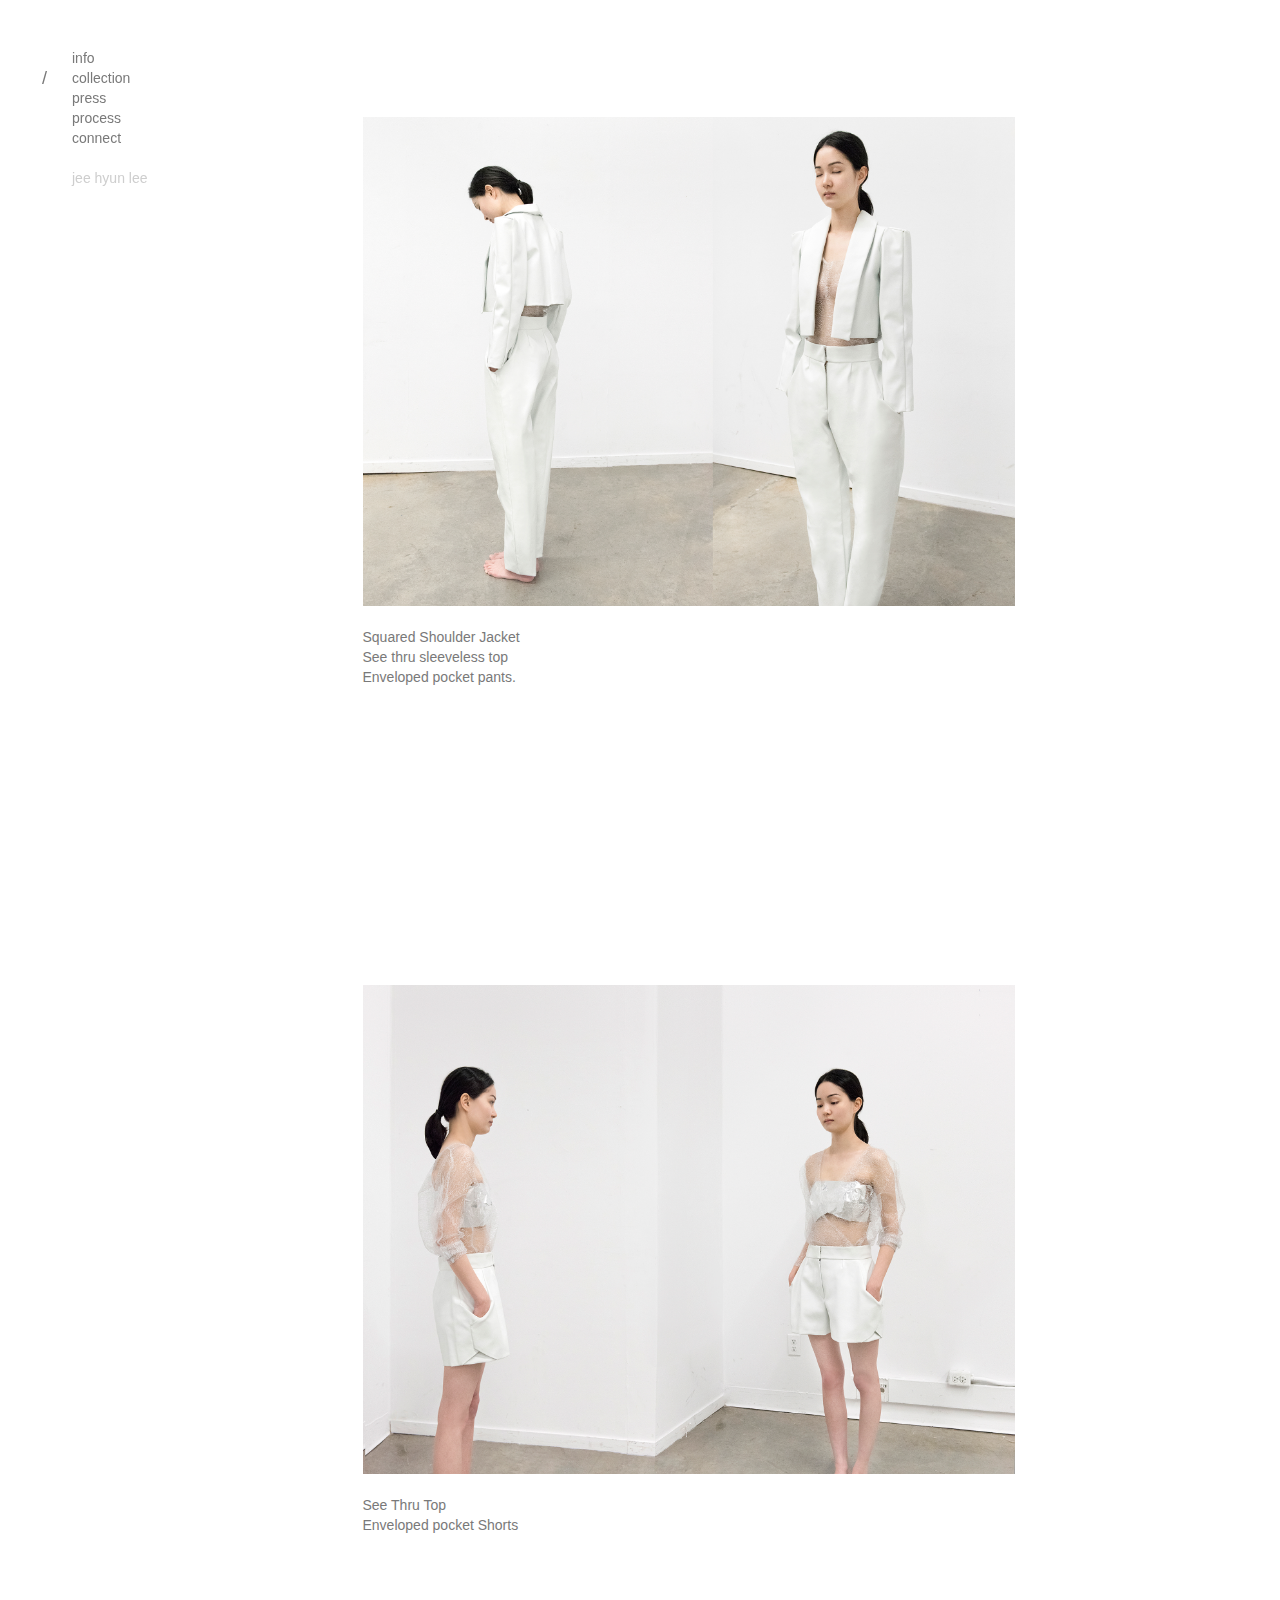
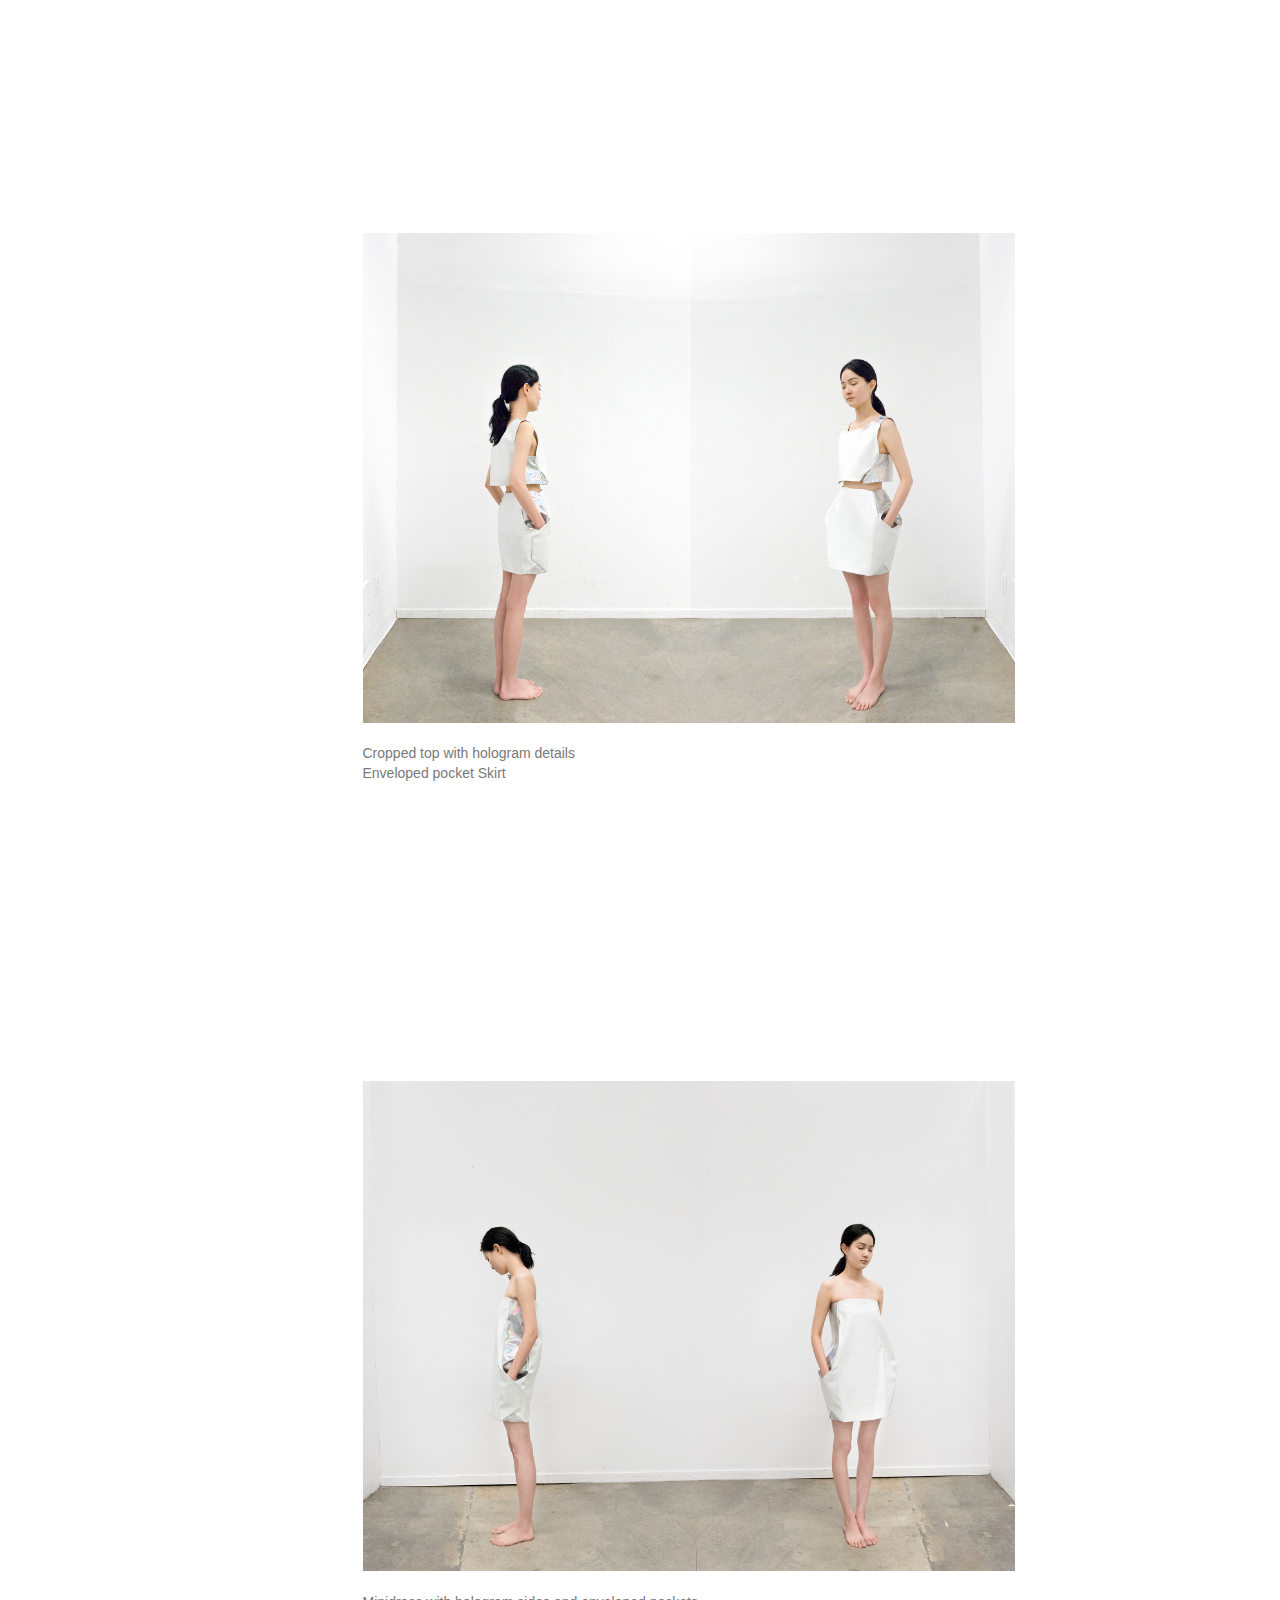
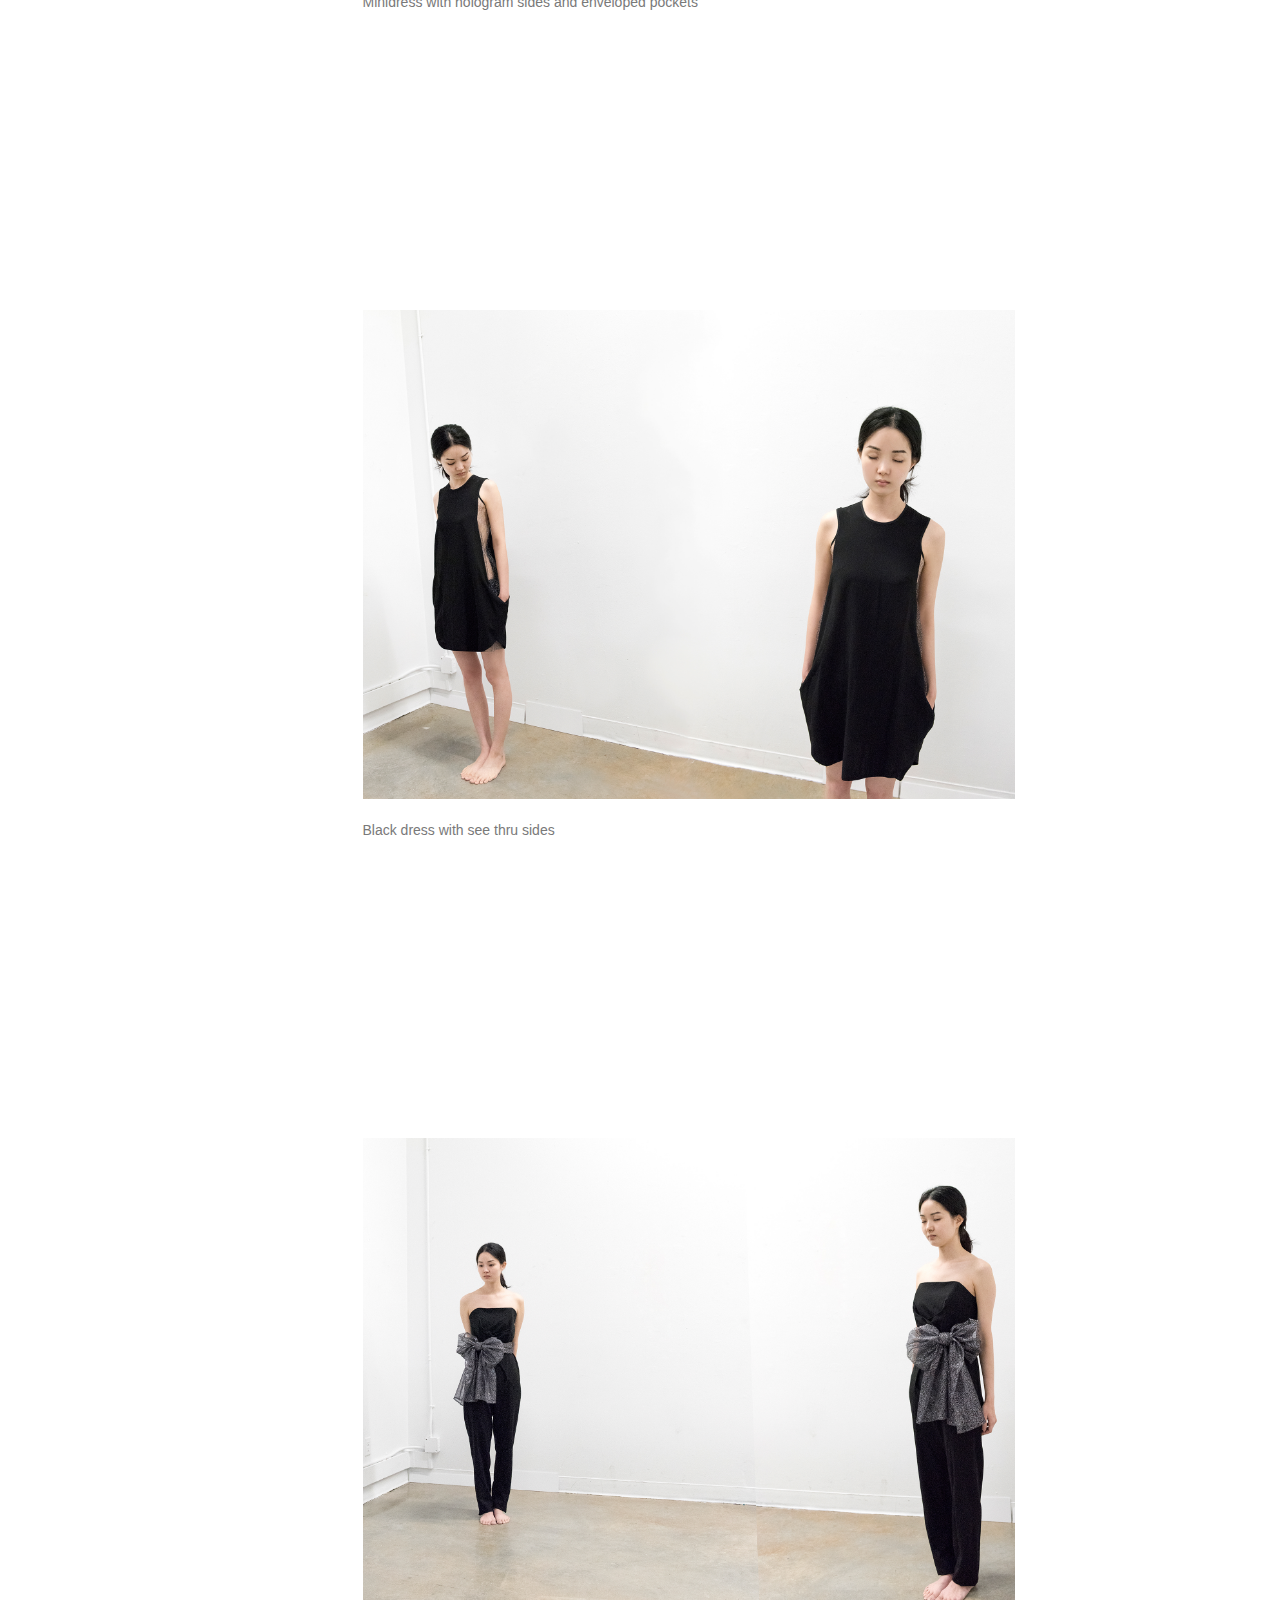
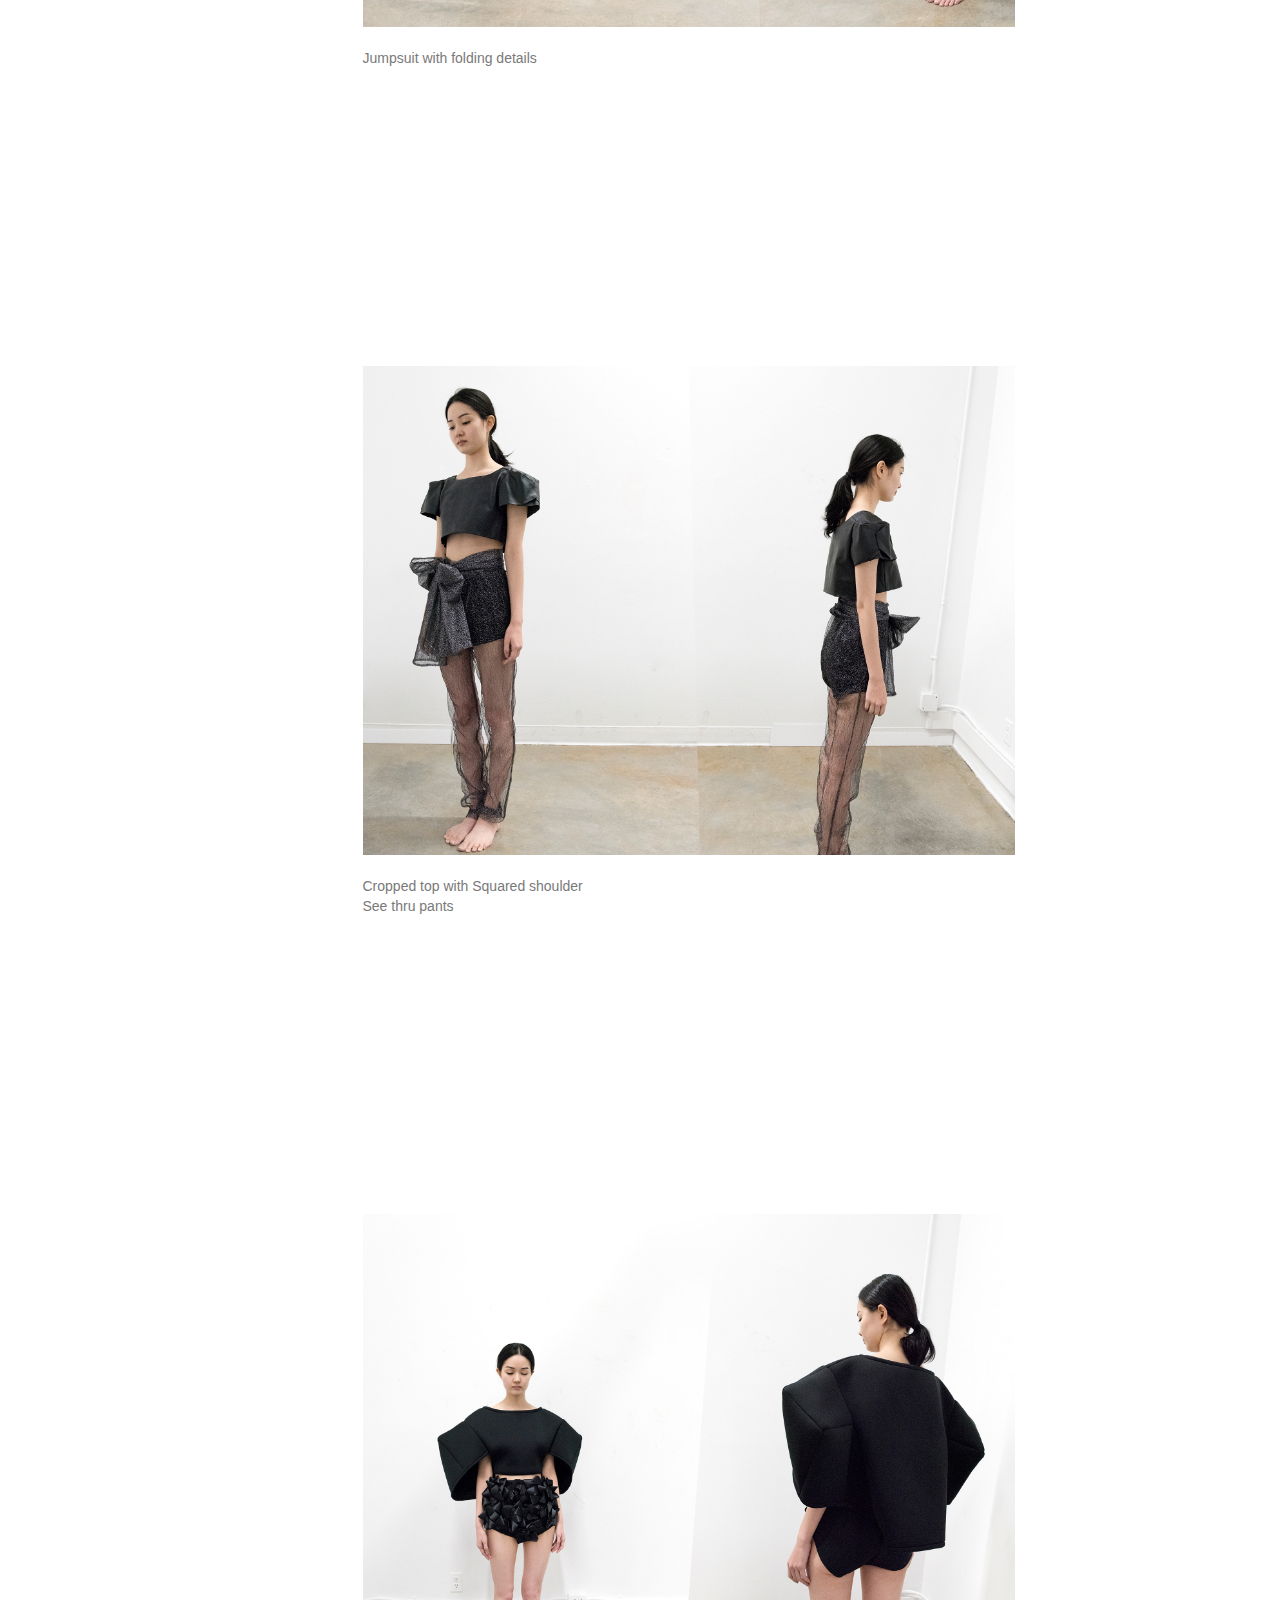
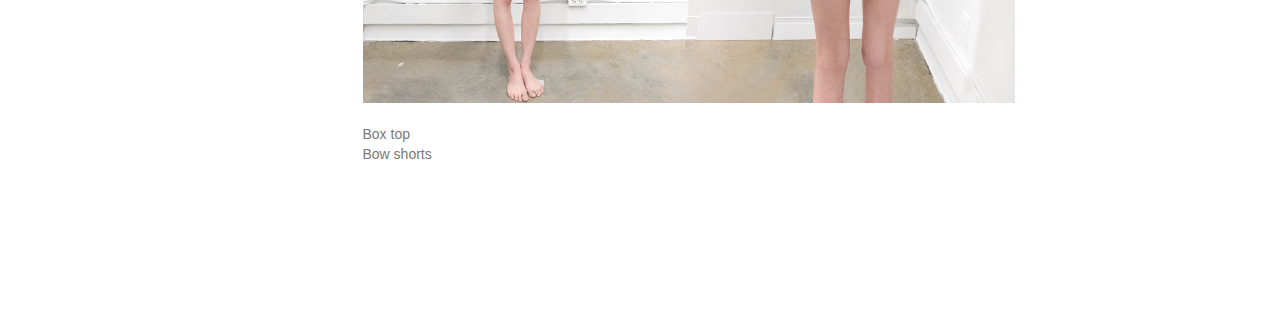
<file: collection-ss.html>
<!DOCTYPE html>
<html>
  <head>
    <title>Jee Hyun Lee</title>
    <meta name="viewport" content="width=device-width, initial-scale=1.0">
    <link href="css/bootstrap.css" rel="stylesheet">
    <link href="css/my-styles.css" rel="stylesheet" media="screen">
  </head>

  <body>

  <!-- NAVIGATION -->

    <ul class="menu">
      <li><a class="menu-item" href="info.html">info</a></li>
      
      <li>
          <p class="active-slash">/</p>   <a class="menu-item" href="collection-ss.html">collection</a>
        <ul class="drop-down">
          <li><a class="menu-item" href="collection-ss.html">S/S 2015</a></li>
          <li><a class="menu-item" href="collection-fw.html">F/W 2015</a></li>
        </ul>
      </li>

      <li><a class="menu-item" href="press.html">press</a></li>
      <li><a class="menu-item" href="process.html">process</a></li>
      <li><a class="menu-item"  href="connect.html">connect</a></li>
      
      <br>

      <li><a style="color:#cecece; " class="menu-item" href="index.html">jee hyun lee</a></li>
    </ul>

     <!-- END NAVIGATION -->



     <div class="container">
      <div class="row">
        <div class="col-sm-7 col-sm-push-3">
        <div class="lookbook">
            
           
            <a href="#anchor1"><div class="lookbox"><img class="img-responsive" src="images/look1.jpg">
            <p>Squared Shoulder Jacket <br> See thru sleeveless top <br> Enveloped pocket pants.             </p></div></a>
            
            
            <a name="anchor2"><div class="lookbox"><img class="img-responsive" src="images/look2.jpg"><p> See Thru Top <br> Enveloped pocket Shorts </p> </a>
            
            <a name="anchor3"><div class ="lookbox"><img class="img-responsive" src="images/look3.jpg"><p> Cropped top with hologram details <br> Enveloped pocket Skirt </p></div></a>
            
            <a name="anchor4"><div class ="lookbox"><img class="img-responsive" src="images/look4.jpg"><p> Minidress with hologram sides and enveloped pockets </p></div></a>
                
                
                
            
            <a name="anchor5"><div class ="lookbox"><img class="img-responsive" src="images/look5.jpg">
            <p> Black dress with see thru sides </p></div></a>
            <a name="anchor6"><div class ="lookbox"><img class="img-responsive" src="images/look6.jpg">
            <p> Jumpsuit with folding details </p></div></a>
            <a name="anchor7"><div class ="lookbox"><img class="img-responsive" src="images/look7.jpg">
            <p> Cropped top with Squared shoulder <br> See thru pants </p></div></a>
            
                <a name="anchor8"><div class ="lookbox"><img class="img-responsive" src="images/look8.jpg">
            <p> Box top <br> Bow shorts </p></div></a>

          </div>
        </div>
      </div>

    </div>  


    <footer>
      
    </footer>
  
    
  </body>
</html>
</file>
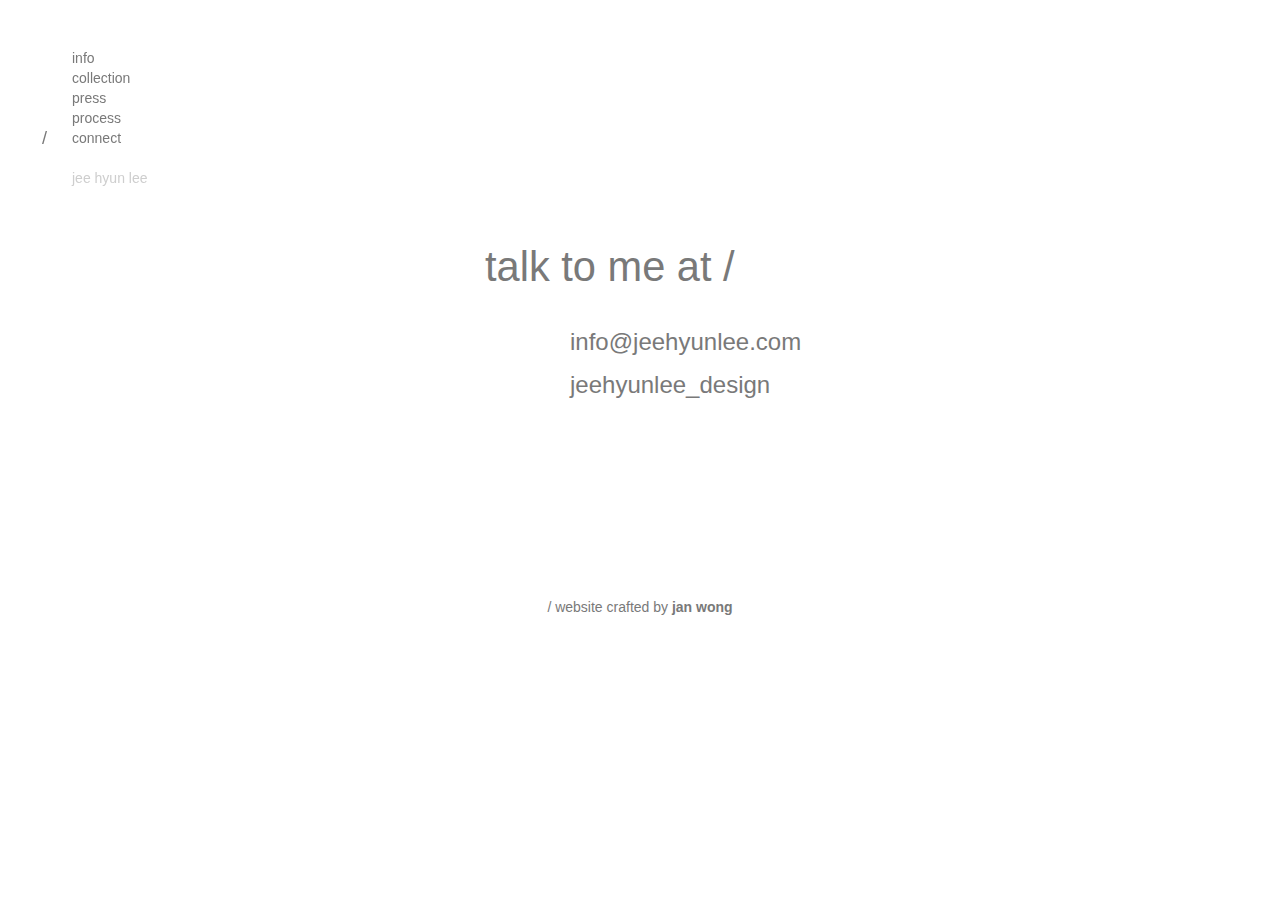
<file: connect.html>
<!DOCTYPE html>
<html>
  <head>
    <title>Jee Hyun Lee</title>
    <meta name="viewport" content="width=device-width, initial-scale=1.0">
    <link href="css/bootstrap.css" rel="stylesheet">
    <link href="css/my-styles.css" rel="stylesheet" media="screen">
  </head>

  <body>

  <!-- NAVIGATION -->

    <ul class="menu">
      <li><a class="menu-item" href="info.html">info</a></li>
      
      <li>
        <a class="menu-item" href="collection-ss.html">collection</a>
        <ul class="drop-down">
          <li><a class="menu-item" href="collection-ss.html">S/S 2015</a></li>
          <li><a class="menu-item" href="collection-fw.html">F/W 2015</a></li>
        </ul>
      </li>

      <li><a class="menu-item" href="press.html">press</a></li>
      <li><a class="menu-item" href="process.html">process</a></li>
      <li>  <p class="active-slash">/</p>   <a class="menu-item"  href="connect.html">connect</a></li>
      
      <br>

      <li><a style="color:#cecece;" class="menu-item" href="index.html">jee hyun lee</a></li>
    </ul>

     <!-- END NAVIGATION -->


 <div class="container">
    
      <!-- Jumbotron -->
      <div class="jumbotron">
        <div class="container">



          <div class="row">
            <div class="col-xs-12 col-sm-8 col-md-push-4 col-sm-push-2">
              <h2>talk to me at /</h2>
            </div>
          </div>

          <div class="row">
            <div class="col-xs-4 col-sm-4 col-md-push-5 col-sm-push-4">
              <a href="mailto:info@jeehyunlee.com?Subject=Hello%20JeeHyun" target="_top">info@jeehyunlee.com</a>
              <a href="http://instagram.com/jeehyunlee_design/">jeehyunlee_design</a>
            </div>
          </div>
          

        </div>
      </div>

    </div>

  <footer>
      <p style="padding-top:7rem;">/ website crafted by <a href="http://www.janwng.com"><strong>jan wong</strong></a></p>
    </footer>

  
  
    
  </body>
</html>
</file>
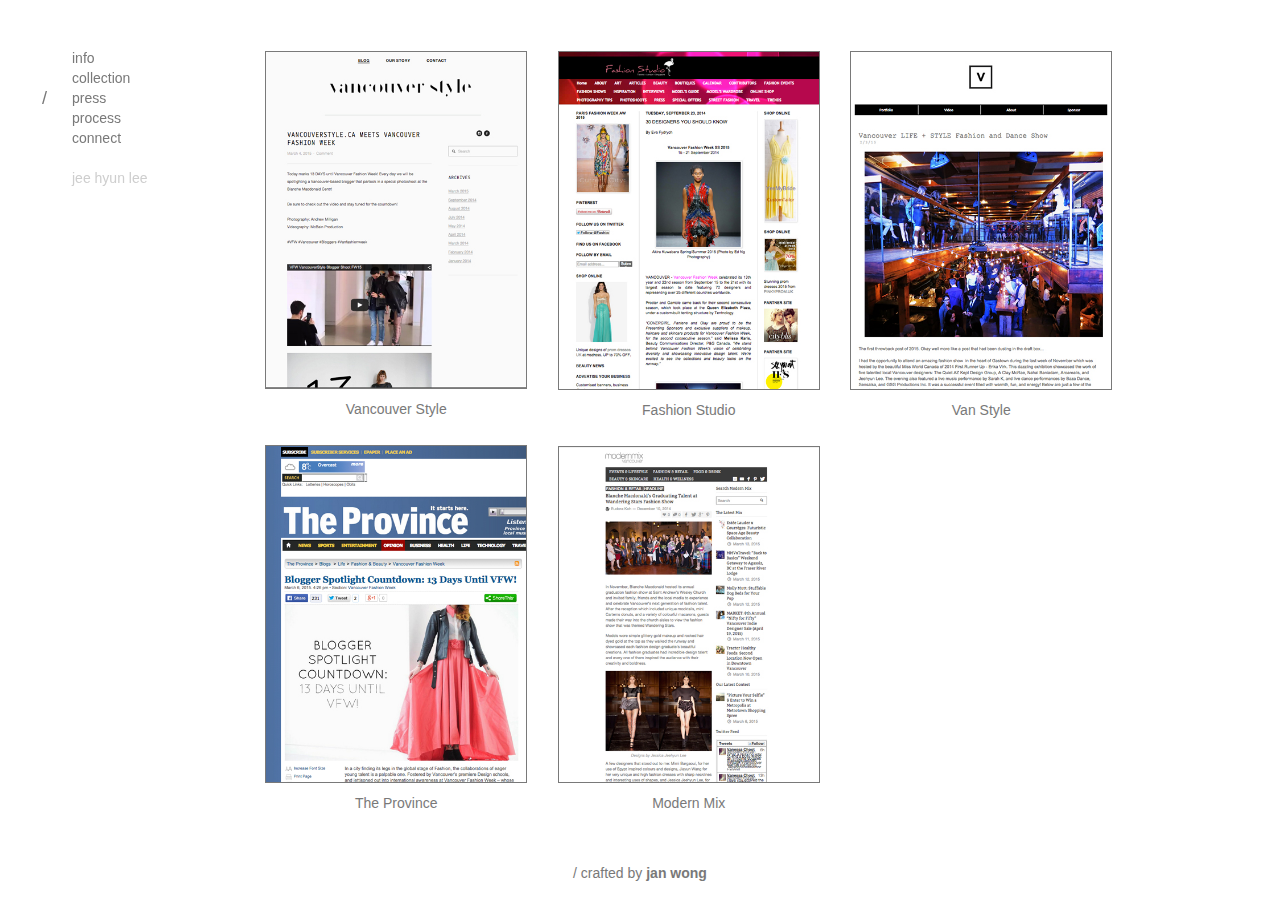
<file: press.html>
<!DOCTYPE html>
<html>
  <head>
    <title>Jee Hyun Lee</title>
    <meta name="viewport" content="width=device-width, initial-scale=1.0">
    <link href="css/bootstrap.css" rel="stylesheet">
    <link href="css/my-styles.css" rel="stylesheet" media="screen">

    <script src="http://ajax.googleapis.com/ajax/libs/jquery/1.11.1/jquery.min.js"></script>

  </head>

  <body>

  <!-- NAVIGATION -->

    <ul class="menu">
      <li><a class="menu-item" href="info.html">info</a></li>
      
      <li>
        <a class="menu-item" href="collection-ss.html">collection</a>
        <ul class="drop-down">
          <li><a class="menu-item" href="collection-ss.html">S/S 2015</a></li>
          <li><a class="menu-item" href="collection-fw.html">F/W 2015</a></li>
        </ul>
      </li>

      <li>  <p class="active-slash">/</p>   <a class="menu-item" href="press.html">press</a></li>
      <li><a class="menu-item" href="process.html">process</a></li>
      <li><a class="menu-item"  href="connect.html">connect</a></li>
      
      <br>

      <li><a style="color:#cecece;" class="menu-item" href="index.html">jee hyun lee</a></li>
    </ul>

     <!-- END NAVIGATION -->


  <div class="press-gallery">
     <div class="container">
        <div class="row">
          <div class="col-md-3 col-sm-push-2">
            <div class="press-thumbnail"><a href="http://www.vancouverstyle.ca/vancouverstyleca/2015/3/4/vancouverstyleca-meets-vancouver-fashion-week"><img src="images/vancouverstyle.jpg" class="img-responsive" alt="Press 1"></a></div>
            <p>Vancouver Style</p>
            <div class="press-thumbnail"><a href="http://blogs.theprovince.com/2015/03/06/blogger-spotlight-countdown-13-days-until-vfw/"><img src="images/theprovince.jpg" class="img-responsive" alt="Press 4"></a></div>
          <p>The Province</p>
          </div>
          

          <div class="col-md-3 col-sm-push-2">
            <div class="press-thumbnail"><a href="http://www.fashionstudiomagazine.com/2014/09/30-designers-you-should-know.html"><img src="images/fashionstudio.jpg" class="img-responsive" alt="Press 2"></a></div>
            <p> Fashion Studio </p>
            <div class="press-thumbnail"><a href="http://modernmixvancouver.com/2014/12/10/blanche-macdonald-celebrates-upcoming-design-talent-at-wandering-stars-fashion-show/"><img src="images/modernmix.jpg" class="img-responsive" alt="Press 5"></a></div>
            <p> Modern Mix </p>
          </div>

          <div class="col-md-3 col-sm-push-2">
            <div class="press-thumbnail"><a href="http://www.vanstyle.ca/2015/02/vancouver-life-style-fashion-and-dance.html"><img src="images/vanstyle.jpg" class="img-responsive" alt="Press 3"></a></div>
            <p> Van Style </p>
            
          </div>
        </div>
    </div>  
  </div>

  <footer>
      <p>/ crafted by <a href="http://www.janwng.com"><strong>jan wong</strong></a></p>
    </footer>
    
  </body>
</html>
</file>
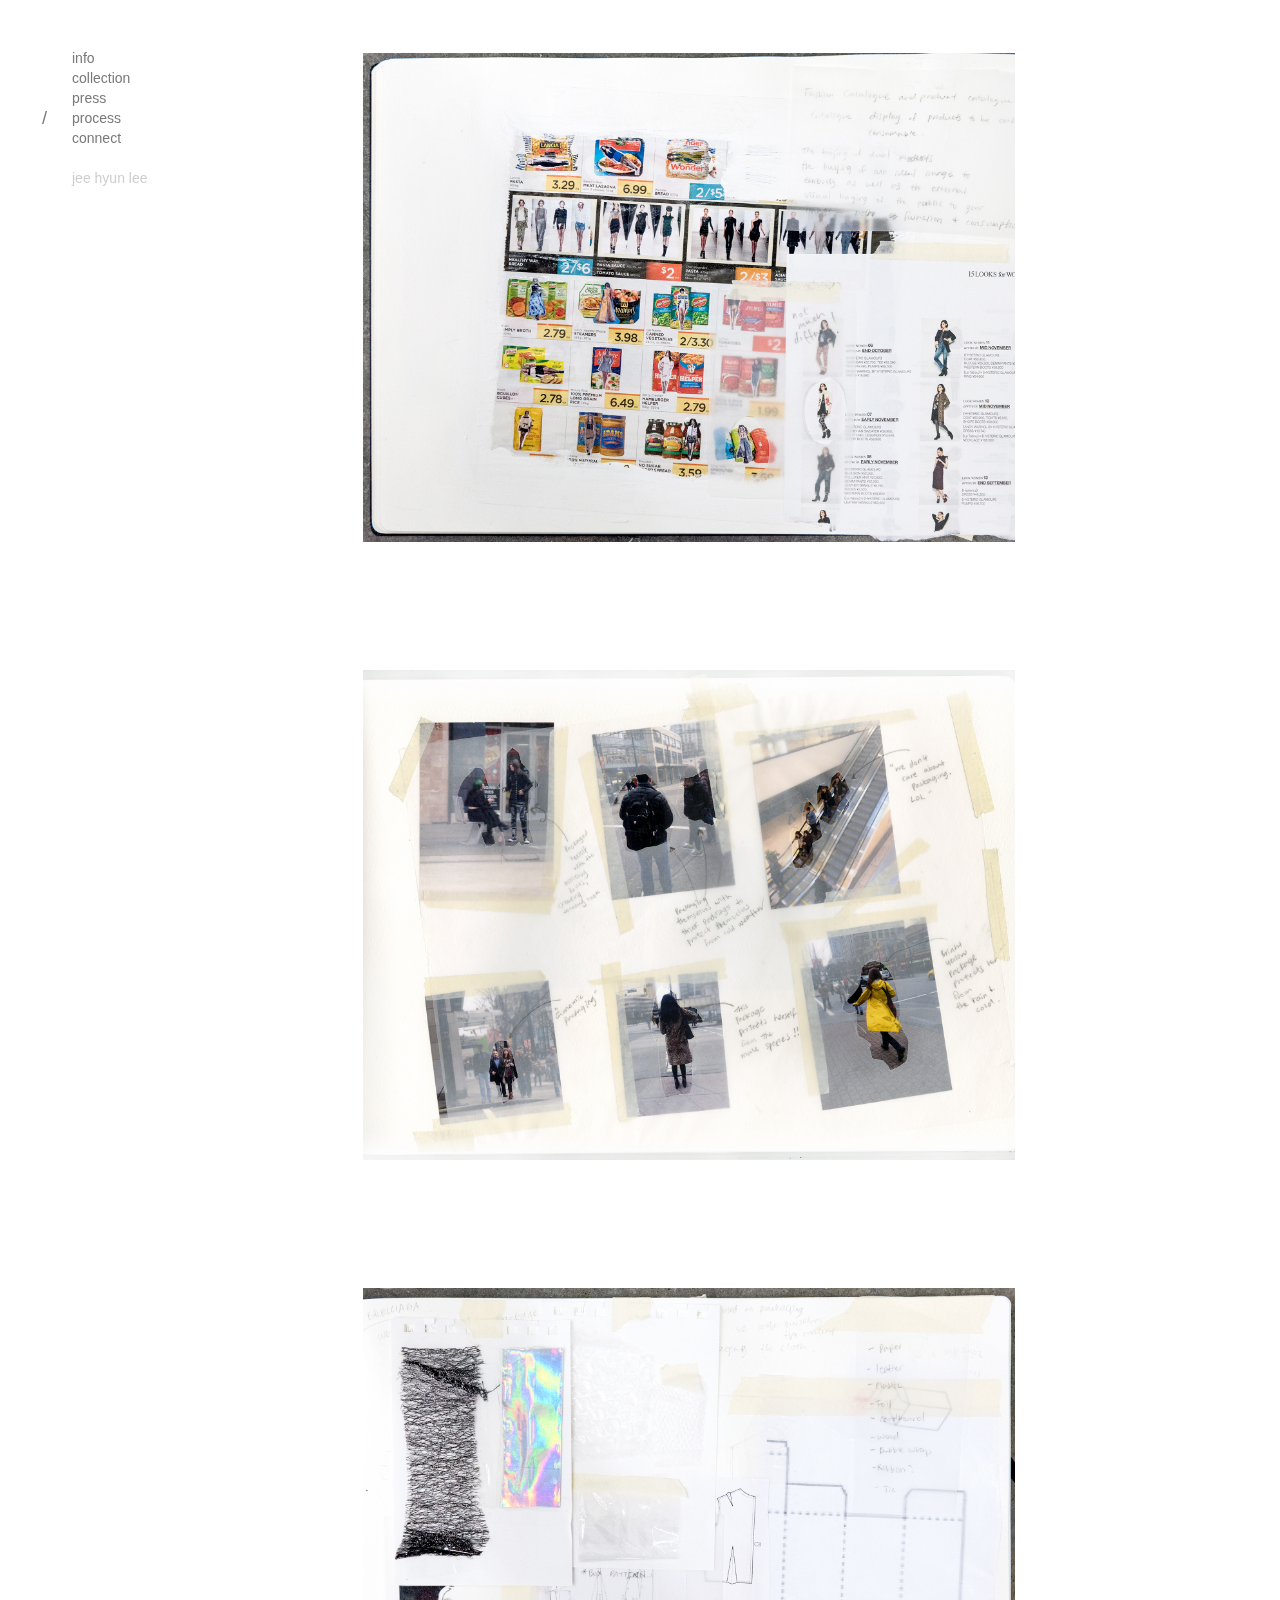
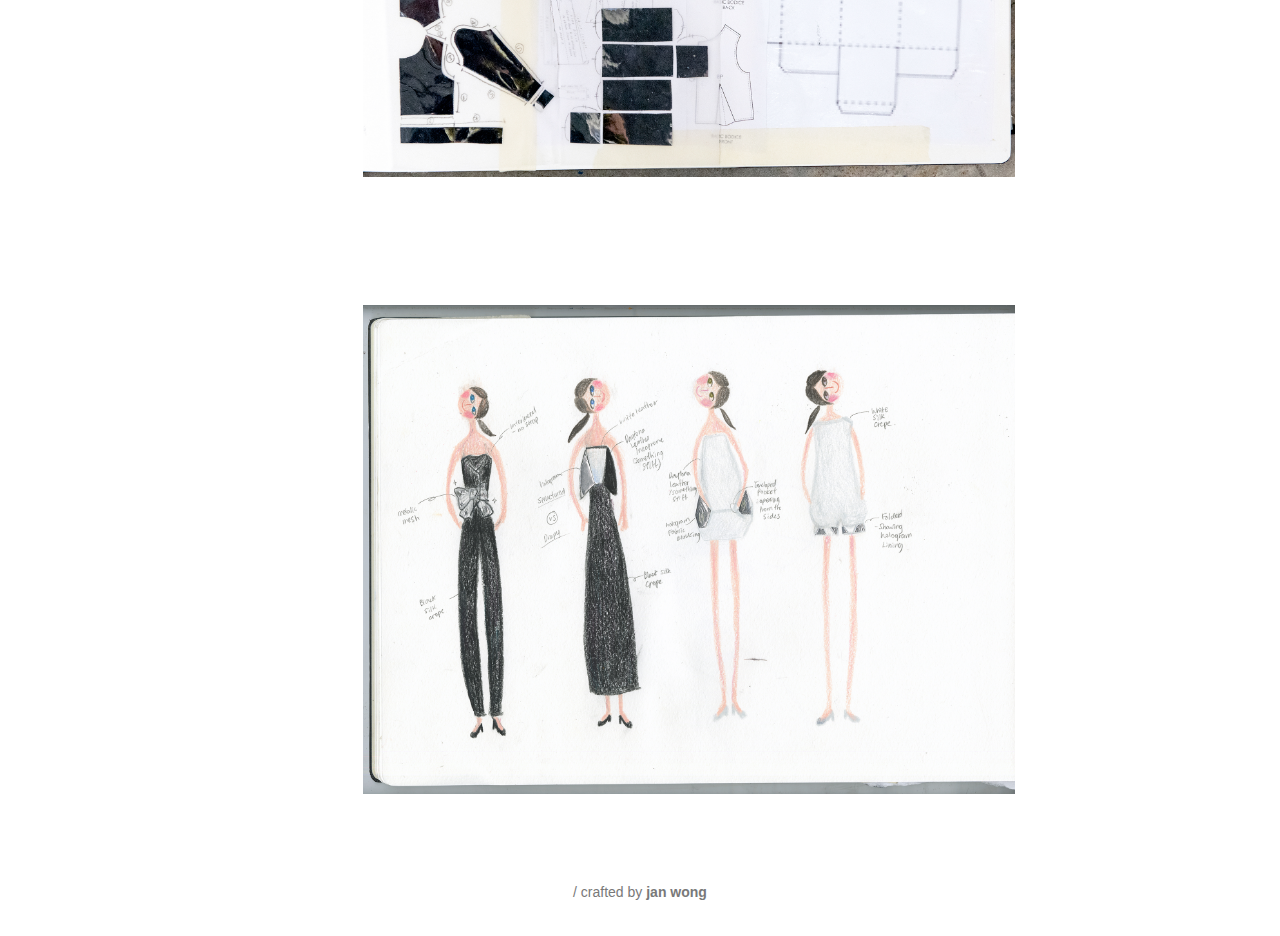
<file: process.html>
<!DOCTYPE html>
<html>
  <head>
    <title>Jee Hyun Lee</title>
    <meta name="viewport" content="width=device-width, initial-scale=1.0">
    <link href="css/bootstrap.css" rel="stylesheet">
    <link href="css/my-styles.css" rel="stylesheet" media="screen">
  </head>

  <body>

  <!-- NAVIGATION -->

    <ul class="menu">
      <li><a class="menu-item" href="info.html">info</a></li>
      
      <li>
         <a class="menu-item" href="collection-ss.html">collection</a>
        <ul class="drop-down">
          <li><a class="menu-item" href="collection-ss.html">S/S 2015</a></li>
          <li><a class="menu-item" href="collection-fw.html">F/W 2015</a></li>
        </ul>
      </li>

      <li><a class="menu-item" href="press.html">press</a></li>
      <li><p class="active-slash">/</p><a class="menu-item" href="process.html">process</a></li>
      <li><a class="menu-item"  href="connect.html">connect</a></li>

      <br>

      <li><a style="color:#cecece;" class="menu-item" href="index.html">jee hyun lee</a></li>
    </ul>

     <!-- END NAVIGATION -->



     <div class="container">
      <div class="row">
        <div class="col-sm-7 col-sm-push-3">
        <div class="lookbook">
            <img class="img-responsive" src="images/1.jpg">

            <img class="img-responsive" src="images/2.jpg">
            <img class="img-responsive" src="images/3.jpg">
            <img class="img-responsive" src="images/4.jpg">
           
          </div>
        </div>
      </div>

    </div>  


    <footer>
      <p>/ crafted by <a href="http://www.janwng.com"><strong>jan wong</strong></a></p>
    </footer>
  
    
  </body>
</html>
</file>
<file: css/my-styles.css>
/*---------------------- LAYOUT ----------------------*/

html {
	font-size:16px;
	
}

body {
	background-color:#fff; 
	font-family: 'Helvetica Neue', Helvetica, Arial, sans-serif;
	color:#797979;


}

html, body { 
	overflow-x: hidden; /*gets rid of awkward gap on side of page*/
}


/*---------------------- NAVBAR ----------------------*/

.menu {
	color:#797979;
	list-style-type: none; 
	font-weight:500;
	line-height:20px;
	position:absolute;
	left:2rem;
	top:3rem;
    position:fixed;
}

.menu > li > a:hover,
.menu > li > a:focus {
	text-decoration:none;
	color:#AFAFAF;
}

.active-slash {
	display:inline-block;
	margin-left:-30px;
	position:absolute;
	font-size:1.3em;
}

#big-slash {
    float:left;
    font-size:7.7rem;
    color:#fff;
    margin-left:-55px;
    margin-top:40px;
    font-weight:300;
}

.menu ul {
        position: absolute;
        visibility: hidden;
        top: 27px;
    }
 
 .menu li:hover ul {
        visibility: visible;
    }

.drop-down {
    list-style-type: none; 
    font-weight:400;
    line-height:20px;
    left:6rem;
    margin-top:-0.4rem;
    width:200px;
    font-size:0.7rem;

}


.designer-name {
    font-style: italic;
    color:#cecece;

}






/*---------------------- FOOTER ----------------------*/
footer p {
    text-align:center;
    padding:1.5rem;
}


/*---------------------- HOME PAGE ----------------------*/

     #hotspot1 {
        width: 4.7%;
        height: 78%;
        position: absolute;
        top: 22%;
        left: 6%;
        background:lime;
        opacity:0;
    }

    #hotspot2 {
        width: 4.7%;
        height: 70%;
        position: absolute;
        top: 20%;
        left: 19%;
        background:lime;
        opacity:0;
    }
   #hotspot3{
        width: 4.7%;
        height: 65%;
        position: absolute;
        top: 23%;
        left: 30%;
        background:yellow;
        opacity:0;
    }

    #hotspot4{
        width: 4%;
        height: 58%;
        position: absolute;
        top: 24%;
        left: 37%;
        background:yellow;
        opacity:0;
    }

    #hotspot5{
        width: 4%;
        height: 54%;
        position: absolute;
        top: 25%;
        left: 44%;
        background:purple;
        opacity:0;
    }

    #hotspot6 {
        width: 3.2%;
        height: 45%;
        position: absolute;
        top: 28.5%;
        left: 51.3%;
        background:orange;
        opacity:0;
    }
    #hotspot7 {
        width: 3%;
        height: 45%;
        position: absolute;
        top: 28.5%;
        left: 57%;
        background:blue;
        opacity:0;
    }
    #hotspot8 {
        width: 2.4%;
        height: 40%;
        position: absolute;
        top: 28.5%;
        left: 62.4%;
        background:red;
        opacity:0;
    }
    
    .hover1 {
        background: url(../images/home-single-1.jpg) center center fixed no-repeat;
        -moz-background-size: cover;
        background-size: cover;
    }

    .hover2 {
        background: url(../images/home-single-2.jpg) center center fixed no-repeat;
        -moz-background-size: cover;
        background-size: cover;
    }

    .hover3 {
        background: url(../images/home-single-3.jpg) center center fixed no-repeat;
        -moz-background-size: cover;
        background-size: cover;
    }

    .hover4 {
        background: url(../images/home-single-4.jpg) center center fixed no-repeat;
        -moz-background-size: cover;
        background-size: cover;
    }

    .hover5 {
        background: url(../images/home-single-5.jpg) center center fixed no-repeat;
        -moz-background-size: cover;
        background-size: cover;
    }

    .hover6 {
        background: url(../images/home-single-6.jpg) center center fixed no-repeat;
        -moz-background-size: cover;
        background-size: cover;
    }

    .hover7 {
        background: url(../images/home-single-7.jpg) center center fixed no-repeat;
        -moz-background-size: cover;
        background-size: cover;
    }

    .hover8 {
        background: url(../images/home-single-8.jpg) center center fixed no-repeat;
        -moz-background-size: cover;
        background-size: cover;
    }
/*---------------------- TYPOGRAPHY ----------------------*/

a, a:visited {
	color:#797979;
}

a:hover {
	color:#AFAFAF;
}

p {
	color:#797979;
}

/*---------------------- CONTACT ----------------------*/
/*.contact-info {
	text-align:center;
	margin:0 auto;

}

.contact-info h1 {
	font-size:1.8rem;
	margin-top:17rem;
	margin-bottom:2rem;
}

.contact-info h2 {
	font-size:1.3rem;
	line-height:0.7rem;
	font-weight:300;

}*/


.jumbotron {
	padding-top:14rem;
}

.jumbotron h2 {
	font-size:2.6rem;
	margin-bottom:2rem;
}

.jumbotron a {
	font-size:1.5rem;
	font-weight:500;
	text-decoration: none;
	line-height:0.6rem;
}





/*---------------------- PRESS PAGE ----------------------*/

.press-gallery {
	margin-top:3.2rem;

}


.col-xs-2 {
	padding-right: 20px;
  	padding-left: 20px;
}

.press-gallery img {
	margin-bottom:10px;
  	border:1px solid #797979;
    opacity:1;
    background:#000;
}

.press-gallery p {
text-align:center;
padding-top:-2rem;
padding-bottom: 1rem;
}


.press-thumbnail { position: relative;}
.press-thumbnail img { max-width: 100%; max-height: 100%; }
.press-thumbnail a:hover:after {content:"/"; font-size:10rem; color:#fff; padding-left:6rem; padding-top:3.5rem; position:absolute; top:0; left:0; bottom:0; right:0; background-color: rgba(63,63,63,0.45);}


/*---------------------- COLLECTION ----------------------*/
.lookbook {
    margin-top:-4.7rem;
    margin-bottom: 4rem;
}

.lookbook img {
    margin-top:8rem;

}

.lookbook p {
text-align:left;
padding-top:1.3rem;
padding-bottom: 6rem;
}

.lookbox{
    padding-top: 4rem;
    text-decoration: none;
}


/*---------------------- ABOUT ME PAGE ----------------------*/

#bio-text {
    margin-top: 30%;
    font-weight:500;
    font-size: 1rem;
    line-height:1.5rem;
}


/*---------------------- CONTACT ME PAGE ----------------------*/




/*---------------------- MEDIA QUERIES ----------------------*/


@media (max-width:1248px) {
	
     #hotspot1 {
        width: 4.7%;
        height: 78%;
        top: 22%;
        left: 1%;
    }

    #hotspot2 {
        width: 4.7%;
        height: 70%;
        top: 20%;
        left: 17%;
    }
   #hotspot3{
        width: 4.7%;
        height: 65%;
        top: 23%;
        left: 28%;
    }
    #hotspot4{
        width: 4%;
        height: 58%;
        top: 24%;
        left: 36%;
    }

    #hotspot5{
        width: 4%;
        height: 54%;
        top: 25%;
        left: 43%;
    }
    #hotspot6 {
        width: 3.2%;
        height: 45%;
        top: 28.5%;
        left: 52.3%;
    }
    #hotspot7 {
        width: 3%;
        height: 45%;
        top: 28.5%;
        left: 58%;
    }
    #hotspot8 {
        width: 2.4%;
        height: 40%;
        top: 28.5%;
        left: 63.4%;
    }
}




@media (max-width:1134px) {
	
    #hotspot1 {
        width: 4.7%;
        height: 78%;
        top: 22%;
        left: -2%;
    }

    #hotspot2 {
        width: 4.7%;
        height: 70%;
        top: 20%;
        left: 14%;
    }
   #hotspot3{
        width: 4.7%;
        height: 65%;
        top: 23%;
        left: 25%;
    }
    #hotspot4{
        width: 4%;
        height: 58%;
        top: 24%;
        left: 35%;
    }

    #hotspot5{
        width: 4%;
        height: 54%;
        top: 25%;
        left: 43%;
    }
    #hotspot6 {
        width: 3.2%;
        height: 45%;
        top: 28.5%;
        left: 52.3%;
    }
    #hotspot7 {
        width: 3%;
        height: 45%;
        top: 28.5%;
        left: 59%;
    }
    #hotspot8 {
        width: 2.4%;
        height: 40%;
        top: 28.5%;
        left: 65%;
    }
}


@media (max-width:1058px) {
	
    #hotspot2 {
        width: 4.7%;
        height: 70%;
        top: 20%;
        left: 10%;
    }
   #hotspot3{
        width: 4.7%;
        height: 65%;
        top: 23%;
        left: 23%;
    }
    #hotspot6 {
        width: 3.2%;
        height: 45%;
        top: 28.5%;
        left: 52.3%;
    }
    #hotspot7 {
        width: 3%;
        height: 45%;
        top: 28.5%;
        left: 60%;
    }
    #hotspot8 {
        width: 2.4%;
        height: 40%;
        top: 28.5%;
        left: 66%;
    }
}



/*medium sized devices - notebooks */
@media (max-width:991px) {
	html {
		font-size:14px;
	}
}

/*small sized devices - tablets */
@media (max-width:767px) {
	html {
		font-size:13px;
	}
}


/*extra small sized devices - phones */
@media (max-width:375px) {

	html {
		font-size:10px;
	}

}

/*extra extra small sized devices - iphone 4 etc */
@media (max-width:320px) {
	html {
		font-size:8px;
	}

}
</file>
